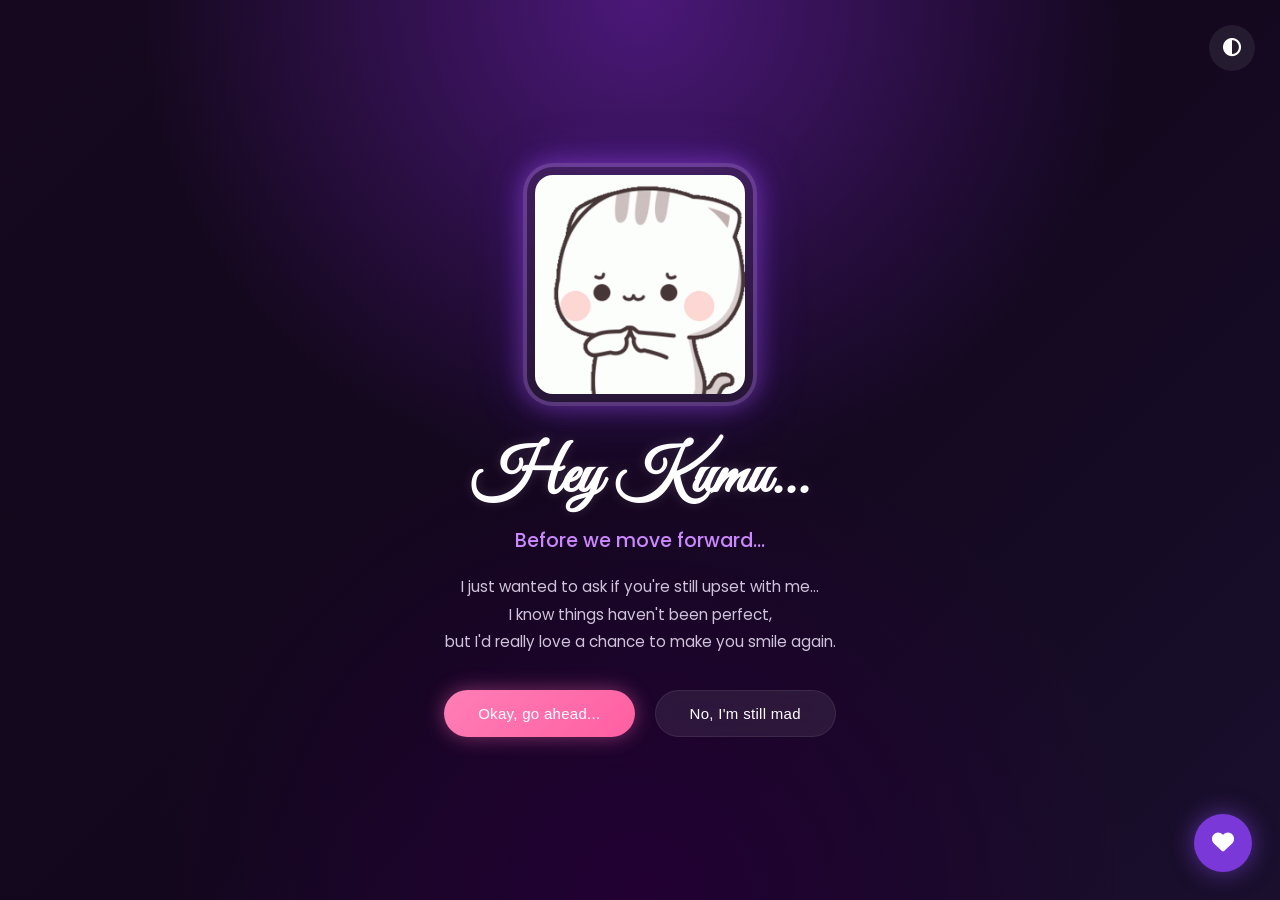
<file: index.html>
<!DOCTYPE html>
<html lang="en">

<head>
    <meta charset="UTF-8" />
    <meta name="viewport" content="width=device-width, initial-scale=1.0" />

    <title>Hey Kinza ❤️</title>

    <!-- Google Fonts -->
    <link href="https://fonts.googleapis.com/css2?family=Great+Vibes&family=Poppins:wght@300;400;500;600&display=swap"
        rel="stylesheet">

    <!-- Font Awesome -->
    <link rel="stylesheet"
        href="https://cdnjs.cloudflare.com/ajax/libs/font-awesome/6.6.0/css/all.min.css">

    <link rel="stylesheet" href="style.css">
</head>

<body>

    <!-- Animated Background -->
    <div id="particles"></div>

    <!-- Top Right Button -->
    <button class="top-icon">
        <i class="fa-solid fa-circle-half-stroke"></i>
    </button>

    <!-- Main Container -->
    <main class="container">

        <!-- GIF -->
        <div class="gif-box">
            <img src="assets/cat.gif" alt="Cute Cat" class="cat-gif">
        </div>

        <!-- Heading -->
        <h1 class="title">
            Hey Kumu...
        </h1>

        <!-- Subtitle -->
        <h2 class="subtitle">
            Before we move forward...
        </h2>

        <!-- Description -->
        <p class="description">
            I just wanted to ask if you're still upset with me...
            <br>
            I know things haven't been perfect,
            <br>
            but I'd really love a chance to make you smile again.
        </p>

        <!-- Buttons -->
        <div class="buttons">

            <button class="btn primary" id="yesBtn">
                Okay, go ahead...
            </button>

            <button class="btn secondary" id="noBtn">
                No, I'm still mad
            </button>

        </div>

    </main>

    <!-- Bottom Floating Button -->
    <button class="music-btn">
        <i class="fa-solid fa-heart"></i>
    </button>

    <!-- Popup Modal -->
<div class="popup-overlay" id="popup">

    <div class="popup-card">

        <img src="assets/sadcat.jpg" class="popup-cat">

        <h2>Please Kumu...</h2>

        <p>
            Just give me one chance...
            <br>
            I really want to say sorry.
            Please?
        </p>

        <button id="popupYes">
            Okay, go ahead
        </button>

    </div>

</div>
    <!-- JS -->
    <script src="script.js"></script>

</body>

</html>
</file>
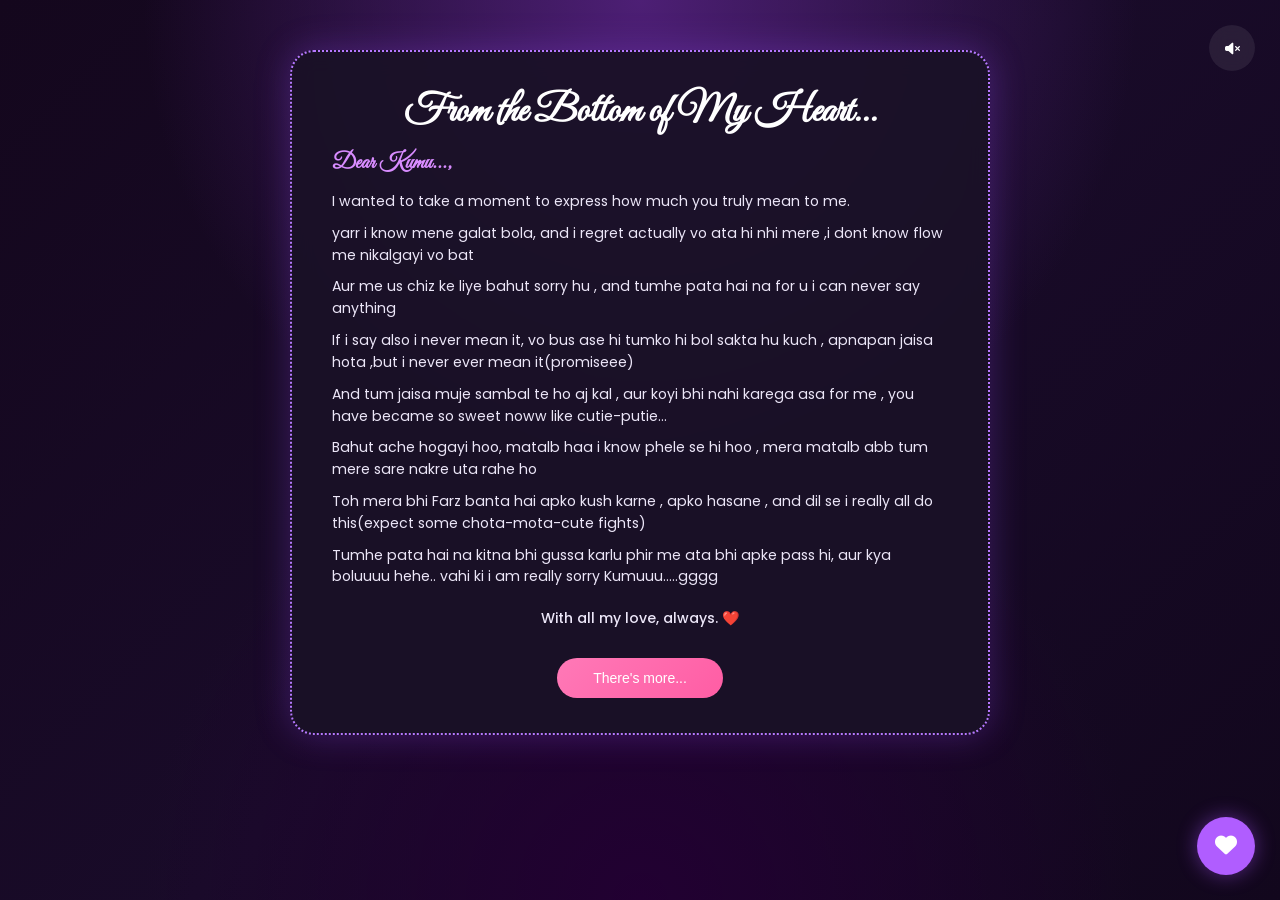
<file: page2.html>
<!DOCTYPE html>
<html lang="en">

<head>

    <meta charset="UTF-8">

    <meta name="viewport" content="width=device-width, initial-scale=1.0">

    <title>From the Bottom of My Heart</title>

    <!-- Google Fonts -->
    <link href="https://fonts.googleapis.com/css2?family=Great+Vibes&family=Poppins:wght@300;400;500;600&display=swap" rel="stylesheet">

    <!-- Font Awesome -->
    <link rel="stylesheet"
        href="https://cdnjs.cloudflare.com/ajax/libs/font-awesome/6.6.0/css/all.min.css">

    <link rel="stylesheet" href="page2.css">

</head>

<body>

    <!-- Floating Background -->
    <div id="particles"></div>

    <!-- Top Right Icon -->
    <button class="top-icon">
        <i class="fa-solid fa-volume-xmark"></i>
    </button>

    <!-- Main Card -->

    <div class="letter-card">

        <h1 class="title">
            From the Bottom of My Heart...
        </h1>

        <h3 class="dear">
            Dear Kumu...,
        </h3>

        <div class="letter">

            <p>
                I wanted to take a moment to express how much you truly
                mean to me.
            </p>

            <p>
                yarr i know mene galat bola, and i regret actually vo ata
                hi nhi mere ,i dont know flow me nikalgayi vo bat
            </p>

            <p>
                Aur me us chiz ke liye bahut sorry hu , and tumhe pata hai na 
                for u i can never say anything 
            </p>

            <p>
                If i say also i never mean it, vo bus ase hi tumko hi bol sakta hu
                kuch , apnapan jaisa hota ,but i never ever mean it(promiseee)
            </p>

            <p>
                And tum jaisa muje sambal te ho aj kal ,  aur koyi bhi nahi karega
                asa for me , you have became so sweet noww like cutie-putie...
            </p>

            <p>
                Bahut ache hogayi hoo, matalb haa i know phele se hi hoo ,
                mera matalb abb tum mere sare nakre uta rahe ho
            </p>

            <p>
                Toh mera bhi Farz banta hai apko kush karne , apko hasane , 
                and dil se i really all do this(expect some chota-mota-cute fights)
            </p>

            <p>
                Tumhe pata hai na kitna bhi gussa karlu phir me ata bhi apke pass 
                hi, aur kya boluuuu hehe.. 
                vahi ki i am really sorry Kumuuu.....gggg
            </p>

            <p class="ending">
                With all my love,
                always. ❤️
            </p>

        </div>

        <button class="next-btn" id="nextBtn">
            There's more...
        </button>

    </div>

    <!-- Bottom Floating Button -->

    <button class="heart-btn">

        <i class="fa-solid fa-heart"></i>

    </button>

    <!-- Promise Popup -->
<div class="popup-overlay" id="promisePopup">

    <div class="popup-card">

        <img src="assets/dudu2.jpg" class="popup-cat" alt="Promise Cat">

        <h2>One Little Promise...</h2>

        <p>
            Before we continue...
            <br>

            I have just one tiny request.
            <br>

            I'll do my best to make you smile.
            <br>

            If I succeed...
            <br>

            <strong>Promise you'll forgive me? 💜</strong>
        </p>

        <button id="promiseBtn">
            I Promise 💗
        </button>

    </div>

</div>

    <script src="page2.js"></script>

</body>

</html>
</file>
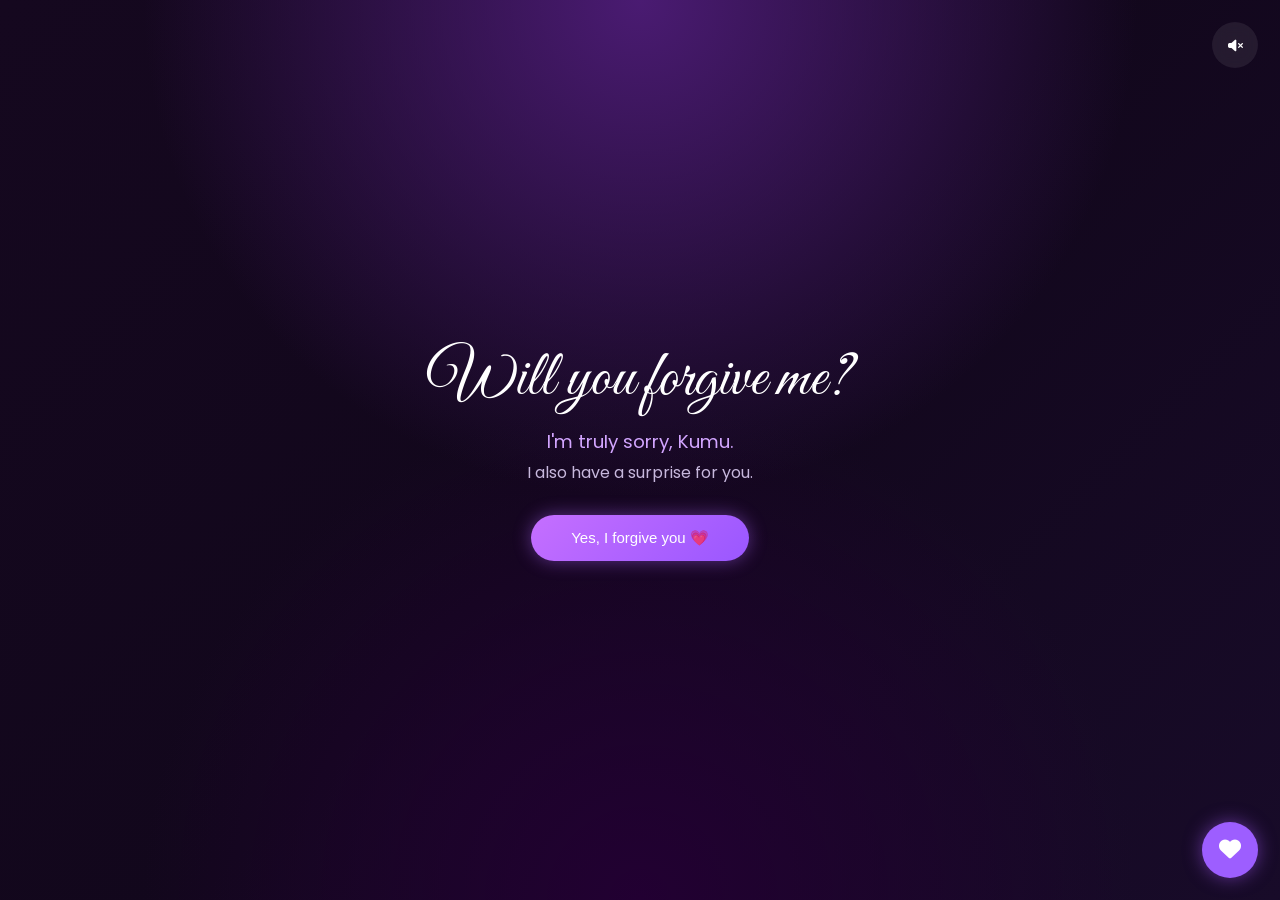
<file: page4.html>
<!DOCTYPE html>
<html lang="en">

<head>

    <meta charset="UTF-8">

    <meta name="viewport" content="width=device-width, initial-scale=1.0">

    <title>Will You Forgive Me?</title>

    <!-- Google Fonts -->
    <link href="https://fonts.googleapis.com/css2?family=Great+Vibes&family=Poppins:wght@300;400;500;600&display=swap" rel="stylesheet">

    <!-- Font Awesome -->
    <link rel="stylesheet"
    href="https://cdnjs.cloudflare.com/ajax/libs/font-awesome/6.6.0/css/all.min.css">

    <link rel="stylesheet" href="page4.css">

</head>

<body>

    <!-- Floating Background -->
    <div id="particles"></div>

    <!-- Top Right Button -->
    <button class="top-icon">
        <i class="fa-solid fa-volume-xmark"></i>
    </button>

    <!-- Main Content -->
    <div class="container">

        <h1 class="title">
            Will you forgive me?
        </h1>

        <p class="subtitle">
            I'm truly sorry, Kumu.
        </p>

        <p class="subtitle2">
            I also have a surprise for you.
        </p>

        <button
            class="forgive-btn"
            id="forgiveBtn">

            Yes, I forgive you 💗

        </button>

    </div>

    <!-- Bottom Heart Button -->

    <button class="heart-btn">

        <i class="fa-solid fa-heart"></i>

    </button>

    <script src="page4.js"></script>

</body>

</html>
</file>
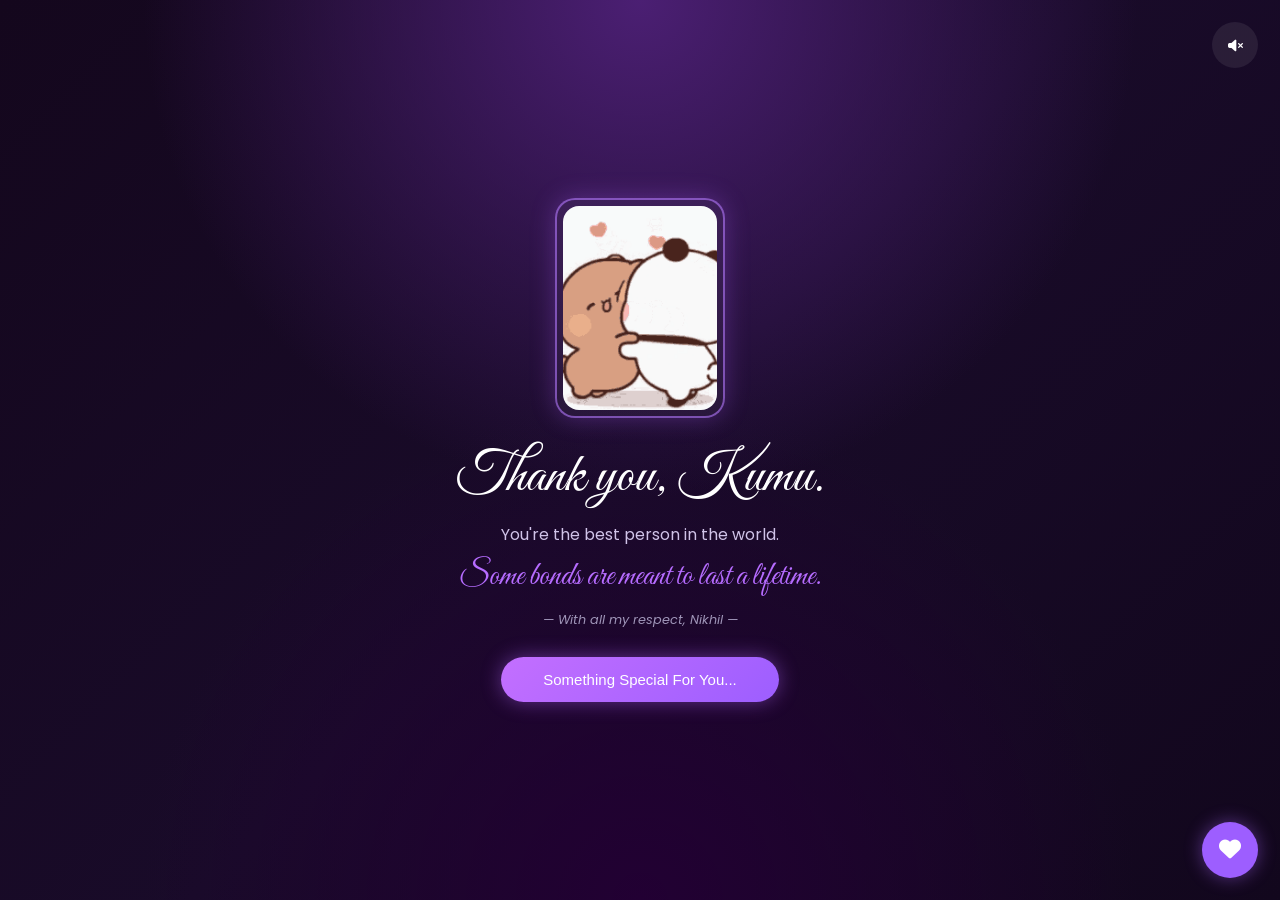
<file: page5.html>
<!DOCTYPE html>
<html lang="en">

<head>

    <meta charset="UTF-8">

    <meta name="viewport" content="width=device-width, initial-scale=1.0">

    <title>Thank You ❤️</title>

    <link href="https://fonts.googleapis.com/css2?family=Great+Vibes&family=Poppins:wght@300;400;500;600&display=swap" rel="stylesheet">

    <link rel="stylesheet"
    href="https://cdnjs.cloudflare.com/ajax/libs/font-awesome/6.6.0/css/all.min.css">

    <link rel="stylesheet" href="page5.css">

</head>

<body>

    <!-- Floating Dots -->
    <div id="particles"></div>

    <!-- Top Right -->
    <button class="top-icon">
        <i class="fa-solid fa-volume-xmark"></i>
    </button>

    <!-- Main Content -->

    <div class="container">

        <!-- GIF -->

        <div class="gif-frame">

            <img
                src="assets/thankyou-cat.gif"
                class="gif"
                alt="Cute GIF">

        </div>

        <!-- Text -->

        <h1 class="title">
            Thank you, Kumu.
        </h1>

        <p class="subtitle">
            You're the best person in the world.
        </p>

        <h2 class="love">
            Some bonds are meant to last a lifetime.
        </h2>

        <p class="sign">
            — With all my respect, Nikhil —
        </p>

        <button
            class="special-btn"
            id="specialBtn">

            Something Special For You...

        </button>

    </div>

    <!-- Bottom Heart -->

    <button class="heart-btn">

        <i class="fa-solid fa-heart"></i>

    </button>

    <script src="page5.js"></script>

</body>

</html>
</file>
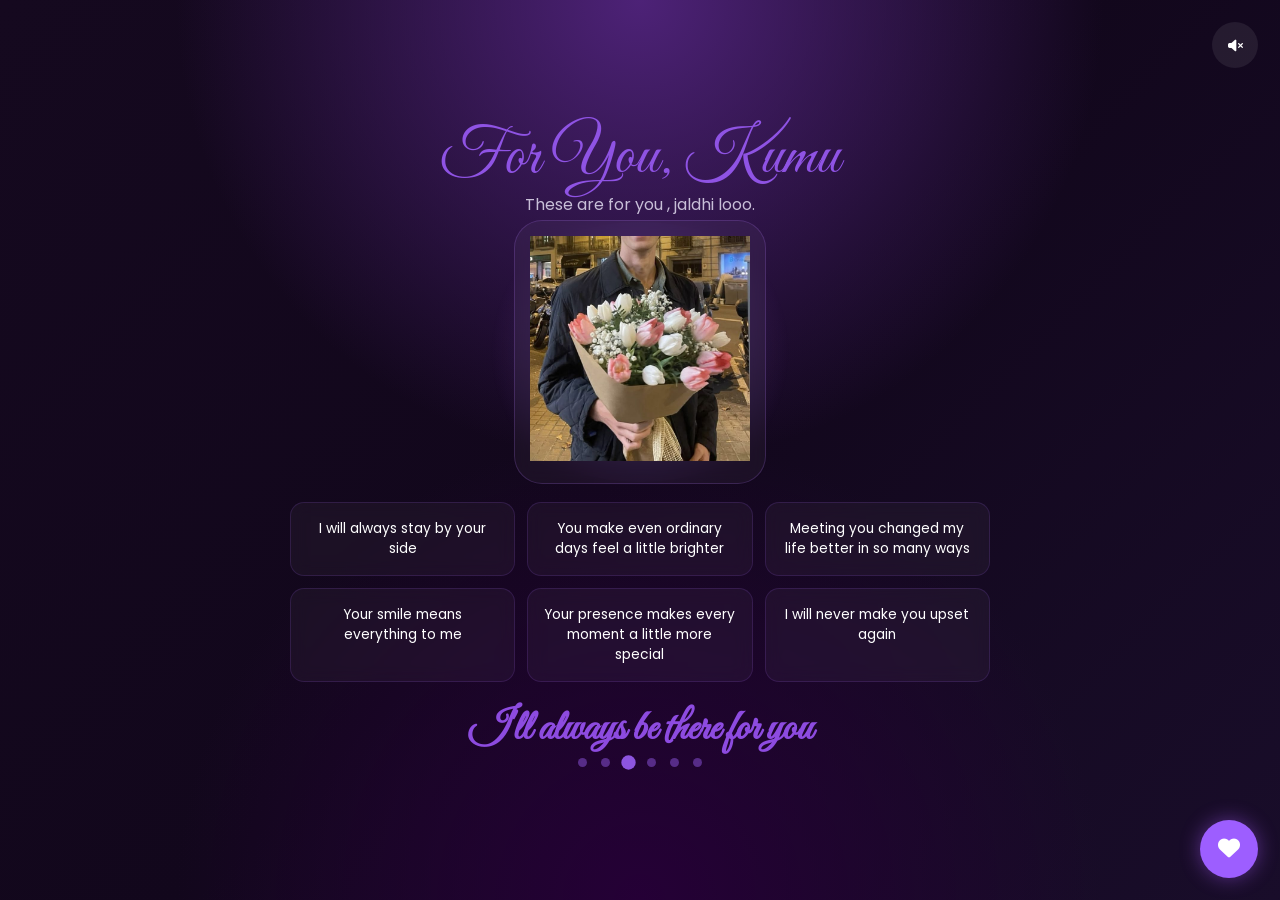
<file: page6.html>
<!DOCTYPE html>
<html lang="en">

<head>

    <meta charset="UTF-8">

    <meta name="viewport"
          content="width=device-width, initial-scale=1.0">

    <title>For You, Kinza ❤️</title>

    <link href="https://fonts.googleapis.com/css2?family=Great+Vibes&family=Poppins:wght@300;400;500;600&display=swap" rel="stylesheet">

    <link rel="stylesheet"
    href="https://cdnjs.cloudflare.com/ajax/libs/font-awesome/6.6.0/css/all.min.css">

    <link rel="stylesheet" href="page6.css">

</head>

<body>

    <!-- Floating Background -->

    <div id="particles"></div>

    <!-- Top Button -->

    <button class="top-icon">

        <i class="fa-solid fa-volume-xmark"></i>

    </button>

    <!-- Main -->

    <div class="container">

        <h1 class="title">

            For You, Kumu

        </h1>

        <p class="subtitle">

            These are for you , jaldhi looo.

        </p>

        <!-- Bouquet -->

        <div class="bouquet-glow">

            <div class="bouquet-card">

                <img
                    src="assets/bouquet.jpg"
                    class="bouquet"
                    alt="Bouquet">

            </div>

        </div>

        <!-- Promise Cards -->

        <div class="promise-grid">

            <div class="promise">
                I will always stay by your side
            </div>

            <div class="promise">
                You make even ordinary days feel a little brighter
            </div>

            <div class="promise">
                Meeting you changed my life better in so many ways
            </div>

            <div class="promise">
                Your smile means everything to me
            </div>

            <div class="promise">
                Your presence makes every moment a little more special
            </div>

            <div class="promise">
                I will never make you upset again
            </div>

        </div>

        <h2 class="love">

            I'll always be there for you

        </h2>

      

        <div class="dots">

            <span></span>
            <span></span>
            <span></span>
            <span></span>
            <span></span>
            <span></span>

        </div>

    </div>

    <!-- Bottom Button -->

    <button class="heart-btn">

        <i class="fa-solid fa-heart"></i>

    </button>

    <script src="page6.js"></script>

</body>

</html>
</file>
<file: style.css>
/* ===========================
   GOOGLE FONT
=========================== */
@import url('https://fonts.googleapis.com/css2?family=Great+Vibes&family=Poppins:wght@300;400;500;600&display=swap');

*{
    margin:0;
    padding:0;
    box-sizing:border-box;
}

html{
    scroll-behavior:smooth;
}

body{
    font-family:'Poppins',sans-serif;
    background:#13081f;
    overflow:hidden;
    color:#fff;
    height:100vh;
    display:flex;
    justify-content:center;
    align-items:center;
    position:relative;
}

/* ===========================
   Animated Gradient Background
=========================== */

body::before{
    content:"";
    position:absolute;
    inset:0;
    background:
    radial-gradient(circle at top,#4b1879 0%,transparent 45%),
    radial-gradient(circle at bottom,#220033 0%,transparent 45%),
    linear-gradient(135deg,#16091f,#12071c,#1a0f2d);
    animation:bgMove 12s ease-in-out infinite alternate;
    z-index:-3;
}

@keyframes bgMove{
    from{
        transform:scale(1);
    }
    to{
        transform:scale(1.08);
    }
}

/* ===========================
   Floating Particles
=========================== */

.heart{
    position:absolute;

    width:18px;
    height:18px;

    pointer-events:none;
    user-select:none;

    opacity:.45;

    animation:floatHeart linear forwards;

    filter:drop-shadow(0 0 8px rgba(255,120,180,.6));
}
@keyframes floatHeart{

    0%{
        transform:translateY(0) rotate(0deg);
        opacity:0;
    }

    20%{
        opacity:.5;
    }

    100%{
        transform:
            translateY(-220px)
            translateX(20px)
            rotate(20deg);

        opacity:0;
    }

}
/* ===========================
   Main Container
=========================== */

.container{

    width:90%;
    max-width:620px;

    text-align:center;

    display:flex;
    flex-direction:column;
    align-items:center;

    animation:fadeUp 1.2s ease;

}

@keyframes fadeUp{

    from{
        opacity:0;
        transform:translateY(40px);
    }

    to{
        opacity:1;
        transform:translateY(0);
    }

}

/* ===========================
   GIF
=========================== */

.gif-box{

    margin-bottom:25px;

}

.cat-gif{
    width:260px;
    max-width:90%;

    border-radius:30px;

    border:4px solid rgba(186,120,255,.35);

    padding:8px;

    background:rgba(255,255,255,.05);

    backdrop-filter:blur(10px);

    box-shadow:
        0 0 25px rgba(170,80,255,.45),
        0 0 50px rgba(120,60,255,.25);

    animation:floatGif 4s ease-in-out infinite;

    user-select:none;
    pointer-events:none;
}

@keyframes floatGif{

    0%{
        transform:translateY(0px);
    }

    50%{
        transform:translateY(-10px);
    }

    100%{
        transform:translateY(0px);
    }

}

/* ===========================
   Title
=========================== */

.title{

    font-family:'Great Vibes',cursive;

    font-size:4rem;

    color:#ffffff;

    margin-bottom:8px;

    text-shadow:
    0 0 12px rgba(255,255,255,.15);

}

/* ===========================
   Subtitle
=========================== */

.subtitle{

    font-size:1.2rem;

    color:#cb87ff;

    margin-bottom:18px;

    font-weight:500;

}

/* ===========================
   Description
=========================== */

.description{

    width:90%;

    line-height:1.8;

    color:#e4d8ef;

    font-size:.95rem;

    margin-bottom:35px;

    opacity:.9;

}

/* ===========================
   Buttons
=========================== */

.buttons{

    display:flex;
    gap:20px;

    flex-wrap:wrap;

    justify-content:center;

}

.btn{

    padding:14px 34px;

    border:none;

    border-radius:50px;

    cursor:pointer;

    font-size:15px;

    font-weight:500;

    transition:.35s;

    backdrop-filter:blur(15px);

    letter-spacing:.3px;

}

/* YES BUTTON */

.primary{

    background:linear-gradient(135deg,#ff7eb6,#ff5fa2);

    color:#fff;

    box-shadow:
        0 0 20px rgba(255,105,180,.45);

}

.primary:hover{

    background:linear-gradient(135deg,#ff8fc4,#ff6aad);

    transform:translateY(-4px) scale(1.03);

    box-shadow:
        0 0 35px rgba(255,105,180,.7);

}
/* NO BUTTON */

.secondary{

    background:rgba(255,255,255,.08);

    color:#fff;

    border:1px solid rgba(255,255,255,.08);

}

.secondary:hover{

    transform:translateY(-5px);

    background:rgba(255,255,255,.15);

}

/* ===========================
   Top Right Button
=========================== */

.top-icon{

    position:fixed;

    top:25px;
    right:25px;

    width:46px;
    height:46px;

    border:none;

    border-radius:50%;

    background:rgba(255,255,255,.08);

    color:#fff;

    backdrop-filter:blur(12px);

    cursor:pointer;

    transition:.35s;

    font-size:18px;

}

.top-icon:hover{

    transform:rotate(180deg);

    background:#7b38d8;

}

/* ===========================
   Bottom Floating Button
=========================== */

.music-btn{

    position:fixed;

    right:28px;
    bottom:28px;

    width:58px;
    height:58px;

    border:none;

    border-radius:50%;

    background:#7b38d8;

    color:#fff;

    font-size:22px;

    cursor:pointer;

    box-shadow:
    0 0 25px rgba(145,84,255,.5);

    animation:pulse 2s infinite;

}

@keyframes pulse{

    0%{

        box-shadow:
        0 0 0 0 rgba(145,84,255,.7);

    }

    70%{

        box-shadow:
        0 0 0 18px rgba(145,84,255,0);

    }

    100%{

        box-shadow:
        0 0 0 0 rgba(145,84,255,0);

    }

}

.music-btn:hover{

    transform:scale(1.1);

}

/* ===========================
   Responsive
=========================== */

@media(max-width:768px){

.title{

    font-size:3rem;

}

.subtitle{

    font-size:1rem;

}

.description{

    font-size:.9rem;

}

.cat-gif{

    width:210px;

}

.buttons{

    flex-direction:column;

    width:100%;

}

.btn{

    width:100%;

}

.music-btn{

    width:52px;
    height:52px;

}

}

@media(max-width:480px){

.title{

    font-size:2.5rem;

}

.cat-gif{

    width:180px;

}

.description{

    width:100%;

    line-height:1.6;

}

}

.secondary{
    transition: left .35s ease,
                top .35s ease,
                transform .35s ease,
                background .35s ease;
}

/* ===========================
   POPUP
=========================== */

.popup-overlay{

    position:fixed;
    inset:0;

    display:flex;
    justify-content:center;
    align-items:center;

    backdrop-filter:blur(12px);

    background:rgba(0,0,0,.25);

    opacity:0;
    visibility:hidden;

    transition:.35s;

    z-index:999;

}

.popup-overlay.active{

    opacity:1;
    visibility:visible;

}

.popup-card{

    width:330px;

    background:#1b1327;

    border:2px dotted #9d5eff;

    border-radius:18px;

    padding:35px;

    text-align:center;

    box-shadow:
        0 0 30px rgba(170,90,255,.35);

    transform:scale(.8);

    transition:.35s;

}

.popup-overlay.active .popup-card{

    transform:scale(1);

}

.popup-cat{

    width:80px;

    margin-bottom:18px;

}

.popup-card h2{

    font-family:'Great Vibes',cursive;

    font-size:2rem;

    color:white;

    margin-bottom:10px;

}

.popup-card p{

    color:#bfb8ca;

    line-height:1.6;

    margin-bottom:25px;

}

.popup-card button{

    width:100%;

    border:none;

    padding:14px;

    border-radius:50px;

    cursor:pointer;

    color:white;

    background:linear-gradient(90deg,#c26cff,#9d5eff);

    font-weight:600;

}
</file>
<file: page2.css>
@import url('https://fonts.googleapis.com/css2?family=Great+Vibes&family=Poppins:wght@300;400;500;600&display=swap');

*{
    margin:0;
    padding:0;
    box-sizing:border-box;
}

body{
    font-family:'Poppins',sans-serif;
    background:#12081d;
    overflow-y:auto;
    overflow-x:hidden;
    min-height:100vh;
    display:flex;
    justify-content:center;
    align-items:flex-start;
    color:white;
    position:relative;
    padding:50px 0;
}
/* ===========================
   Background
=========================== */

body::before{
    content:"";
    position:absolute;
    inset:0;
    background:
    radial-gradient(circle at top,#4d1f75 0%,transparent 45%),
    radial-gradient(circle at bottom,#220032 0%,transparent 45%),
    linear-gradient(135deg,#14071d,#190b29,#12071d);
    z-index:-2;
}

/* Floating Background */

#particles{
    position:fixed;
    inset:0;
    pointer-events:none;
    z-index:-1;
}

/* ===========================
   Top Icon
=========================== */

.top-icon{

    position:absolute;
    top:25px;
    right:25px;

    width:46px;
    height:46px;

    border:none;
    border-radius:50%;

    background:rgba(255,255,255,.08);

    color:white;

    cursor:pointer;

    backdrop-filter:blur(10px);

    transition:.3s;

}

.top-icon:hover{

    background:#a35cff;

    transform:rotate(180deg);

}

/* ===========================
   Letter Card
=========================== */

.letter-card{

    width:700px;

    max-width:90%;

    background:rgba(26,17,39,.94);

    border:2px dotted #b678ff;

    border-radius:24px;

    padding:35px 40px;

    text-align:center;

    backdrop-filter:blur(12px);

    box-shadow:0 0 35px rgba(153,80,255,.28);

    animation:fadeUp .8s ease;

}
@keyframes fadeUp{

    from{

        opacity:0;

        transform:translateY(30px);

    }

    to{

        opacity:1;

        transform:translateY(0);

    }

}

/* ===========================
   Heading
=========================== */

.title{

    font-family:'Great Vibes',cursive;

    font-size:2.5rem;

    margin-bottom:12px;

}
/* Dear */

.dear{

    text-align:left;

    color:#d88cff;

    font-size:1.4rem;

    font-family:'Great Vibes',cursive;

    margin-bottom:14px;

}

/* ===========================
   Paragraph
=========================== */

.letter{

    text-align:left;

}

.letter p{

    color:#ece6f8;

    font-size:.88rem;

    line-height:1.55;

    margin-bottom:10px;

}
.ending{

    margin-top:20px;

    text-align:center;

    color:#ff9fd2;

    font-weight:500;

}

/* ===========================
   Button
=========================== */

.next-btn{

    margin-top:18px;

    padding:12px 36px;

    border:none;

    border-radius:50px;

    background:linear-gradient(135deg,#ff79b7,#ff5da4);

    color:white;

    font-size:14px;

    cursor:pointer;

}
.next-btn:hover{

    transform:translateY(-3px);

    box-shadow:
        0 0 30px rgba(255,100,180,.7);

}

/* ===========================
   Bottom Heart
=========================== */

.heart-btn{

    position:fixed;

    right:25px;

    bottom:25px;

    width:58px;
    height:58px;

    border:none;

    border-radius:50%;

    color:white;

    cursor:pointer;

    font-size:22px;

    background:#b05dff;

    box-shadow:
        0 0 20px rgba(170,80,255,.45);

    animation:pulse 2s infinite;

}

@keyframes pulse{

    0%{

        box-shadow:
        0 0 0 0 rgba(176,93,255,.6);

    }

    70%{

        box-shadow:
        0 0 0 18px rgba(176,93,255,0);

    }

    100%{

        box-shadow:
        0 0 0 0 rgba(176,93,255,0);

    }

}

/* ===========================
   Responsive
=========================== */


@keyframes floatHeart{

    0%{
        transform:
            translateY(0)
            translateX(0)
            rotate(0deg);
        opacity:0;
    }

    15%{
        opacity:.45;
    }

    50%{
        transform:
            translateY(-45vh)
            translateX(20px)
            rotate(10deg);
    }

    100%{
        transform:
            translateY(-120vh)
            translateX(-20px)
            rotate(-10deg);

        opacity:0;
    }

}

.letter-card::-webkit-scrollbar{

    width:6px;

}

.letter-card::-webkit-scrollbar-thumb{

    background:#b678ff;

    border-radius:20px;

}

.popup-overlay{

    position:fixed;
    inset:0;

    display:flex;
    justify-content:center;
    align-items:center;

    backdrop-filter:blur(12px);

    background:rgba(0,0,0,.25);

    opacity:0;
    visibility:hidden;

    transition:.35s;

    z-index:999;

}

.popup-overlay.active{

    opacity:1;
    visibility:visible;

}

.popup-card{

    width:330px;

    background:#1b1327;

    border:2px dotted #9d5eff;

    border-radius:18px;

    padding:35px;

    text-align:center;

    box-shadow:
        0 0 30px rgba(170,90,255,.35);

    transform:scale(.8);

    transition:.35s;

}

.popup-overlay.active .popup-card{

    transform:scale(1);

}

.popup-cat{

    width:80px;

    margin-bottom:18px;

}

.popup-card h2{

    font-family:'Great Vibes',cursive;

    font-size:2rem;

    color:white;

    margin-bottom:10px;

}

.popup-card p{

    color:#bfb8ca;

    line-height:1.6;

    margin-bottom:25px;

}

.popup-card button{

    width:100%;

    border:none;

    padding:14px;

    border-radius:50px;

    cursor:pointer;

    color:white;

    background:linear-gradient(90deg,#c26cff,#9d5eff);

    font-weight:600;

}
</file>
<file: page4.css>
@import url('https://fonts.googleapis.com/css2?family=Great+Vibes&family=Poppins:wght@300;400;500;600&display=swap');

*{
    margin:0;
    padding:0;
    box-sizing:border-box;
}

body{

    font-family:'Poppins',sans-serif;

    background:#12081d;

    color:white;

    width:100%;
    height:100vh;

    overflow:hidden;

    display:flex;

    justify-content:center;
    align-items:center;

    position:relative;

}

/* ===========================
   BACKGROUND
=========================== */

body::before{

    content:"";

    position:absolute;

    inset:0;

    background:
    radial-gradient(circle at top,#4a1b72 0%,transparent 45%),
    radial-gradient(circle at bottom,#220032 0%,transparent 45%),
    linear-gradient(135deg,#15081f,#12071c,#180b29);

    z-index:-2;

}

#particles{

    position:fixed;

    inset:0;

    overflow:hidden;

    pointer-events:none;

    z-index:-1;

}

/* ===========================
   FLOATING DOTS
=========================== */

.dot{

    position:absolute;

    border-radius:50%;

    background:#8f54d8;

    opacity:.45;

    animation:floatDot linear forwards;

    box-shadow:0 0 10px rgba(170,100,255,.35);

}

@keyframes floatDot{

    from{

        transform:translateY(0);

        opacity:0;

    }

    15%{

        opacity:.5;

    }

    to{

        transform:translateY(-140vh);

        opacity:0;

    }

}

/* ===========================
   CENTER
=========================== */

.container{

    text-align:center;

    animation:fadeIn .8s ease;

}

@keyframes fadeIn{

    from{

        opacity:0;

        transform:translateY(25px);

    }

    to{

        opacity:1;

        transform:translateY(0);

    }

}

/* ===========================
   TITLE
=========================== */

.title{

    font-family:'Great Vibes',cursive;

    font-size:4rem;

    font-weight:400;

    margin-bottom:8px;

    color:white;

}

/* ===========================
   SUBTITLE
=========================== */

.subtitle{

    color:#d2a5ff;

    font-size:1.15rem;

    margin-bottom:5px;

}

.subtitle2{

    color:#c7b8dd;

    font-size:1rem;

    margin-bottom:30px;

}

/* ===========================
   BUTTON
=========================== */

.forgive-btn{

    padding:14px 40px;

    border:none;

    border-radius:50px;

    cursor:pointer;

    color:white;

    font-size:15px;

    font-weight:500;

    background:linear-gradient(135deg,#c56fff,#9a57ff);

    box-shadow:0 0 18px rgba(175,100,255,.45);

    transition:.3s;

}

.forgive-btn:hover{

    transform:translateY(-3px);

    box-shadow:0 0 28px rgba(180,100,255,.75);

}

/* ===========================
   TOP ICON
=========================== */

.top-icon{

    position:fixed;

    top:22px;
    right:22px;

    width:46px;
    height:46px;

    border:none;

    border-radius:50%;

    background:rgba(255,255,255,.08);

    color:white;

    cursor:pointer;

    backdrop-filter:blur(8px);

    transition:.3s;

}

.top-icon:hover{

    background:#9d5eff;

    transform:rotate(180deg);

}

/* ===========================
   HEART BUTTON
=========================== */

.heart-btn{

    position:fixed;

    right:22px;
    bottom:22px;

    width:56px;
    height:56px;

    border:none;

    border-radius:50%;

    background:#9d5eff;

    color:white;

    font-size:22px;

    cursor:pointer;

    box-shadow:0 0 18px rgba(170,90,255,.5);

    transition:.3s;

}

.heart-btn:hover{

    transform:scale(1.1);

}

/* ===========================
   MOBILE
=========================== */

@media(max-width:768px){

.title{

    font-size:2.8rem;

}

.subtitle{

    font-size:1rem;

}

.subtitle2{

    font-size:.9rem;

}

.forgive-btn{

    width:90%;

}

}
</file>
<file: page5.css>
@import url('https://fonts.googleapis.com/css2?family=Great+Vibes&family=Poppins:wght@300;400;500;600&display=swap');

*{
    margin:0;
    padding:0;
    box-sizing:border-box;
}

body{

    font-family:'Poppins',sans-serif;

    background:#12081d;

    color:#fff;

    width:100%;
    height:100vh;

    overflow:hidden;

    display:flex;

    justify-content:center;
    align-items:center;

    position:relative;

}

/* ==========================================
   BACKGROUND
========================================== */

body::before{

    content:"";

    position:absolute;

    inset:0;

    background:
    radial-gradient(circle at top,#4b1f73 0%,transparent 45%),
    radial-gradient(circle at bottom,#220033 0%,transparent 45%),
    linear-gradient(135deg,#14071d,#190b29,#12071d);

    z-index:-2;

}

#particles{

    position:fixed;

    inset:0;

    overflow:hidden;

    pointer-events:none;

    z-index:-1;

}

/* ==========================================
   FLOATING DOTS
========================================== */

.dot{

    position:absolute;

    border-radius:50%;

    background:#9058df;

    opacity:.45;

    box-shadow:0 0 12px rgba(170,100,255,.35);

    animation:floatDot linear forwards;

}

@keyframes floatDot{

    from{

        transform:translateY(0);

        opacity:0;

    }

    15%{

        opacity:.45;

    }

    to{

        transform:translateY(-130vh);

        opacity:0;

    }

}

/* ==========================================
   CONTAINER
========================================== */

.container{

    text-align:center;

    animation:fadeUp .8s ease;

}

@keyframes fadeUp{

    from{

        opacity:0;

        transform:translateY(25px);

    }

    to{

        opacity:1;

        transform:translateY(0);

    }

}

/* ==========================================
   GIF FRAME
========================================== */

.gif-frame{

    width:170px;
    height:220px;

    margin:0 auto 24px;

    padding:6px;

    border:2px solid rgba(180,120,255,.6);

    border-radius:20px;

    background:rgba(255,255,255,.04);

    box-shadow:
        0 0 25px rgba(175,100,255,.30);

    animation:floatGif 3s ease-in-out infinite;

}

@keyframes floatGif{

    0%{

        transform:translateY(0);

    }

    50%{

        transform:translateY(-6px);

    }

    100%{

        transform:translateY(0);

    }

}

.gif{

    width:100%;
    height:100%;

    object-fit:cover;

    border-radius:16px;

}

/* ==========================================
   TEXT
========================================== */

.title{

    font-family:'Great Vibes',cursive;

    font-size:3.5rem;

    font-weight:400;

    margin-bottom:10px;

}

.subtitle{

    color:#d0c3e8;

    font-size:1rem;

    margin-bottom:10px;

}

.love{

    font-family:'Great Vibes',cursive;

    color:#b66cff;

    font-size:2rem;

    font-weight:400;

    margin-bottom:14px;

}

.sign{

    color:#9f95b8;

    font-size:.8rem;

    font-style:italic;

    margin-bottom:28px;

}

/* ==========================================
   BUTTON
========================================== */

.special-btn{

    padding:14px 42px;

    border:none;

    border-radius:50px;

    cursor:pointer;

    background:linear-gradient(135deg,#c36fff,#9d5eff);

    color:#fff;

    font-size:15px;

    font-weight:500;

    transition:.3s;

    box-shadow:
        0 0 20px rgba(180,100,255,.45);

}

.special-btn:hover{

    transform:translateY(-3px);

    box-shadow:
        0 0 32px rgba(180,100,255,.7);

}

/* ==========================================
   TOP BUTTON
========================================== */

.top-icon{

    position:fixed;

    top:22px;
    right:22px;

    width:46px;
    height:46px;

    border:none;

    border-radius:50%;

    background:rgba(255,255,255,.08);

    color:white;

    cursor:pointer;

    transition:.3s;

}

.top-icon:hover{

    background:#9d5eff;

    transform:rotate(180deg);

}

/* ==========================================
   HEART BUTTON
========================================== */

.heart-btn{

    position:fixed;

    right:22px;
    bottom:22px;

    width:56px;
    height:56px;

    border:none;

    border-radius:50%;

    background:#9d5eff;

    color:white;

    font-size:22px;

    cursor:pointer;

    transition:.3s;

    box-shadow:
        0 0 18px rgba(170,100,255,.45);

}

.heart-btn:hover{

    transform:scale(1.1);

}

/* ==========================================
   MOBILE
========================================== */

@media(max-width:768px){

.title{

    font-size:2.7rem;

}

.love{

    font-size:1.7rem;

}

.gif-frame{

    width:145px;
    height:190px;

}

.special-btn{

    width:90%;

}

}
</file>
<file: page6.css>
@import url('https://fonts.googleapis.com/css2?family=Great+Vibes&family=Poppins:wght@300;400;500;600&display=swap');

*{
    margin:0;
    padding:0;
    box-sizing:border-box;
}

body{

    font-family:'Poppins',sans-serif;

    background:#12081d;

    color:white;

    width:100%;
    height:100vh;

    overflow:hidden;

    display:flex;

    justify-content:center;
    align-items:center;

    position:relative;

}

/* ==========================================
   BACKGROUND
========================================== */

body::before{

    content:"";

    position:absolute;

    inset:0;

    background:
    radial-gradient(circle at top,#4d2277 0%,transparent 42%),
    radial-gradient(circle at bottom,#250036 0%,transparent 42%),
    linear-gradient(135deg,#15091f,#12071c,#190d2a);

    z-index:-2;

}

#particles{

    position:fixed;

    inset:0;

    pointer-events:none;

    overflow:hidden;

    z-index:-1;

}

/* ==========================================
   CONTAINER
========================================== */

.container{

    width:100%;

    max-width:1100px;

    text-align:center;

    animation:fadeIn 1s ease;

}

@keyframes fadeIn{

    from{

        opacity:0;

        transform:translateY(20px);

    }

    to{

        opacity:1;

        transform:translateY(0);

    }

}

/* ==========================================
   TITLE
========================================== */

.title{

    font-family:'Great Vibes',cursive;

    font-size:4rem;

    color:#8f53e4;

    font-weight:400;

}

.subtitle{

    margin-top:-6px;

    color:#c8bfd8;

    font-size:1rem;

    margin-bottom:20px;

}

/* ==========================================
   BOUQUET
========================================== */

.bouquet-glow{

    width:340px;

    height:260px;

    margin:0 auto 20px;

    display:flex;

    justify-content:center;

    align-items:center;

    border-radius:50%;

    background:radial-gradient(circle,
    rgba(180,120,255,.28),
    transparent 70%);

}

.bouquet-card{

    padding:15px;

    border-radius:28px;

    background:rgba(255,255,255,.04);

    backdrop-filter:blur(10px);

    border:1px solid rgba(180,120,255,.20);

}

.bouquet{

    width:220px;

    animation:floatFlower 4s ease-in-out infinite;

}

@keyframes floatFlower{

    0%{

        transform:translateY(0px);

    }

    50%{

        transform:translateY(-8px);

    }

    100%{

        transform:translateY(0);

    }

}

/* ==========================================
   PROMISE GRID
========================================== */

.promise-grid{

    display:grid;

    grid-template-columns:repeat(3,1fr);

    gap:12px;

    width:700px;

    margin:15px auto;

}

.promise{

    background:rgba(255,255,255,.04);

    border:1px solid rgba(170,100,255,.15);

    border-radius:14px;

    padding:16px;

    font-size:.86rem;

    transition:.35s;

    backdrop-filter:blur(8px);

}

.promise:hover{

    transform:translateY(-5px);

    border-color:#9d5eff;

    box-shadow:0 0 18px rgba(170,100,255,.35);

}

/* ==========================================
   LOVE TEXT
========================================== */

.love{

    font-family:'Great Vibes',cursive;

    font-size:2.7rem;

    color:#8d4be0;

    margin-top:20px;

}

.signature{

    color:#9d92b6;

    font-size:.82rem;

    margin-top:6px;

}

/* ==========================================
   BOTTOM DOTS
========================================== */

.dots{

    margin-top:16px;

}

.dots span{

    width:9px;

    height:9px;

    display:inline-block;

    margin:0 5px;

    border-radius:50%;

    background:#8d55df;

    opacity:.85;

}

/* ==========================================
   TOP BUTTON
========================================== */

.top-icon{

    position:fixed;

    top:22px;

    right:22px;

    width:46px;

    height:46px;

    border:none;

    border-radius:50%;

    background:rgba(255,255,255,.08);

    color:white;

    cursor:pointer;

    transition:.3s;

}

.top-icon:hover{

    background:#9d5eff;

    transform:rotate(180deg);

}

/* ==========================================
   HEART
========================================== */

.heart-btn{

    position:fixed;

    bottom:22px;

    right:22px;

    width:58px;

    height:58px;

    border:none;

    border-radius:50%;

    background:#9d5eff;

    color:white;

    cursor:pointer;

    font-size:22px;

    transition:.3s;

    box-shadow:0 0 20px rgba(170,90,255,.45);

}

.heart-btn:hover{

    transform:scale(1.1);

}

/* ==========================================
   MOBILE
========================================== */

@media(max-width:900px){

.promise-grid{

    width:95%;

    grid-template-columns:repeat(2,1fr);

}

.title{

    font-size:3rem;

}

.love{

    font-size:2.3rem;

}

.bouquet{

    width:170px;

}

}

@media(max-width:600px){

.promise-grid{

    grid-template-columns:1fr;

}

.title{

    font-size:2.5rem;

}

}

.title{
    transform: translateY(15px);
}

.subtitle{
    transform: translateY(15px);
}

.signature{
    transform: translateY(-7px);
}

.dots{
    transform: translateY(-23px);
}
</file>
